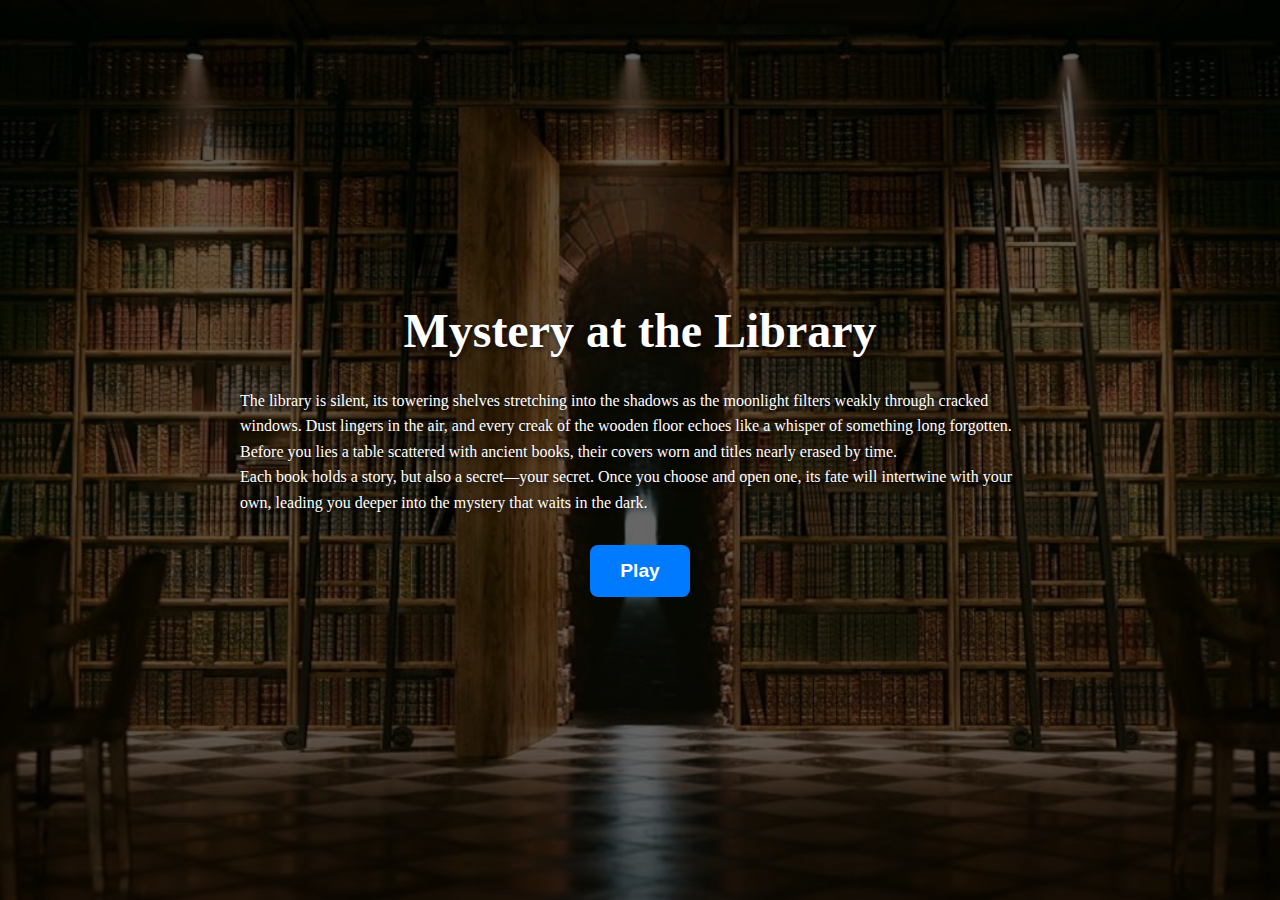
<file: index.html>
<!DOCTYPE html>
<html lang="en">

<head>
  <meta charset="UTF-8" />
  <meta name="viewport" content="width=device-width, initial-scale=1.0" />
  <title>Mystery at Library</title>
  <link rel="preload" href="styles/styles.css" as="style">
  <link rel="stylesheet" href="styles/styles.css" />
  <style>
    .container {
      position: relative;
      height: 100vh;
      background: url("./assets/main-library-hero.jpg") no-repeat center center fixed;
      background-size: cover;
      display: flex;
      flex-direction: column;
      justify-content: center;
      align-items: center;
      z-index: 1;
    }

    .container::before {
      content: "";
      position: absolute;
      top: 0;
      left: 0;
      width: 100%;
      height: 100%;
      background: rgba(0, 0, 0, 0.6);
      z-index: -1;
    }

    h1 {
      color: white;
      font-size: 3em;
      text-shadow: 2px 2px 5px rgba(0, 0, 0, 0.7);
      margin-bottom: 30px;
    }

    p {
      max-width: 800px;
      color: white;
      text-shadow: 2px 2px 5px rgba(0, 0, 0, 0.7);
      margin-bottom: 30px;
      line-height: 1.6;

    }

    button {
      padding: 15px 30px;
      font-size: 1.2em;
      font-weight: bold;
      color: white;
      background: #007bff;
      border: none;
      border-radius: 8px;
    }

    button:hover {
      background: #0056b3;
    }
  </style>
</head>

<body>
  <section class="container">
    <h1>Mystery at the Library</h1>
    <p>
      The library is silent, its towering shelves stretching into the shadows as
      the moonlight filters weakly through cracked windows. Dust lingers in the
      air, and every creak of the wooden floor echoes like a whisper of
      something long forgotten. Before you lies a table scattered with ancient
      books, their covers worn and titles nearly erased by time.<br />
      Each book holds a story, but also a secret—your secret. Once you choose
      and open one, its fate will intertwine with your own, leading you deeper
      into the mystery that waits in the dark.
    </p>
    <a href="main.html">
      <button onclick="startGame()">Play</button>
    </a>
  </section>
</body>

</html>
</file>
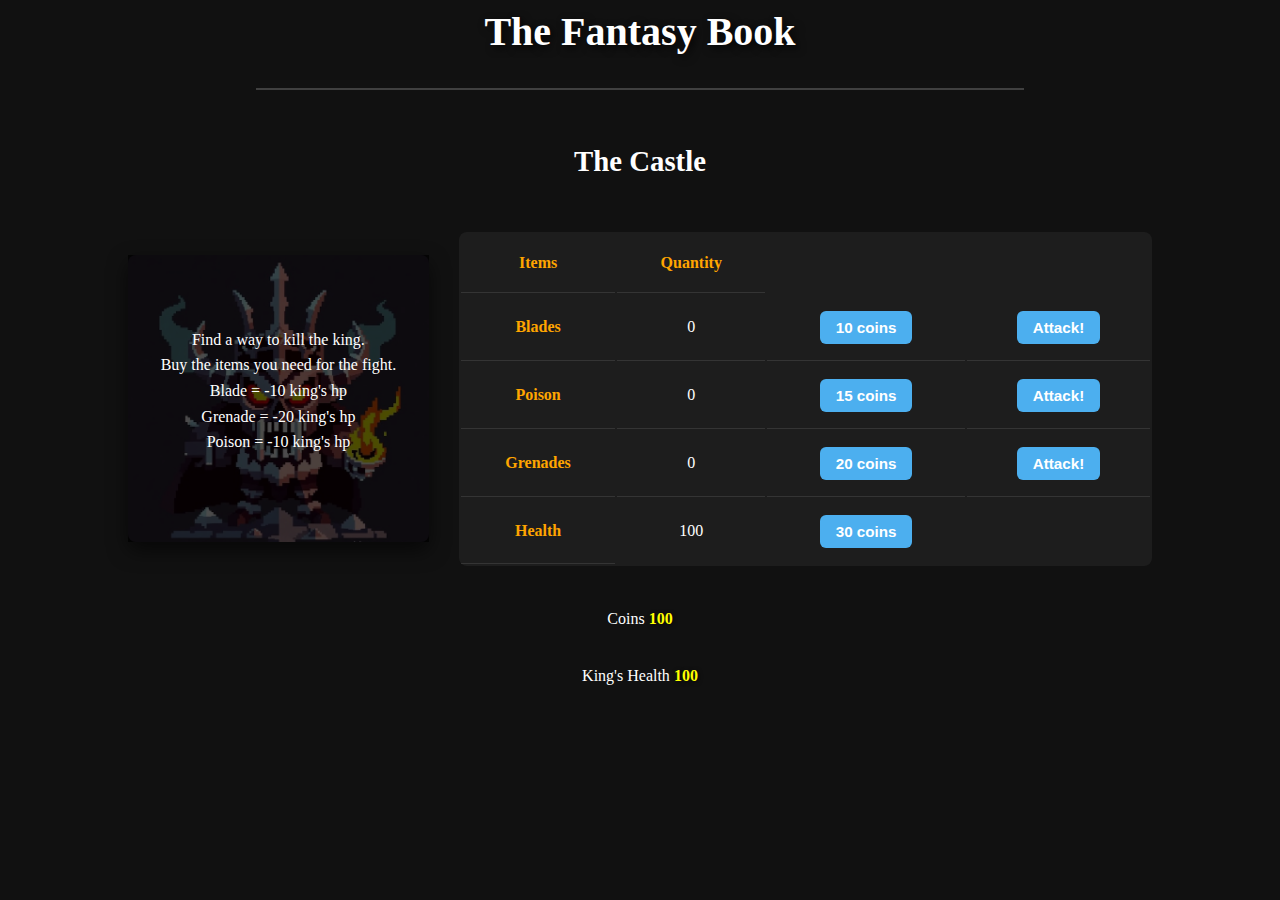
<file: castle.html>
<!DOCTYPE html>
<html lang="en">

<head>
    <title>Mystery At The Library</title>
    <link rel="icon" href="assets/icon.jpg" />
    <link rel="stylesheet" href="styles/styles.css" />

    <style>
        .castle-container {
            line-height: 1.6;
            color: white;
            display: flex;
            justify-content: center;
            flex-direction: column;
            align-items: center;
        }

        h1 {
            font-size: 2.5rem;
            text-shadow: 3px 3px 8px rgba(0, 0, 0, 0.8);
            margin-bottom: 0.5rem;
        }

        h2 {
            font-size: 1.8rem;
            color: white;
            margin: 1rem 0;
        }

        hr {
            border: none;
            border-top: 2px solid rgba(255, 255, 255, 0.2);
            width: 60%;
            margin: 1rem auto 2rem;
        }

        p {
            color: white;
            max-width: 700px;
            margin: 0.5rem auto 1.5rem;
            line-height: 1.6;
        }

        table {
            margin: 2rem auto;
            width: 90%;
            max-width: 800px;
            background: rgba(255, 255, 255, 0.05);
            border-radius: 8px;
        }

        th,
        td {
            padding: 1rem;
            border-bottom: 1px solid rgba(255, 255, 255, 0.1);
            text-align: center;
        }

        th {
            color: orange;
            font-weight: bold;
        }

        td {
            color: white;
        }

        tr:last-child td {
            border-bottom: none;
        }

        button {
            background: #4cafef;
            color:white;
            padding: 0.5rem 1rem;
            border: none;
            border-radius: 6px;
            cursor: pointer;
            font-size: 0.95rem;
            font-weight: bold;
            transition: background 0.3s, transform 0.2s;
        }


        span {
            font-weight: bold;
            color: yellow;
            text-shadow: 1px 1px 4px rgba(0, 0, 0, 0.7);
        }

        img {
            max-width: 400px;
            width: 100%;
            border-radius: 8px;
            box-shadow: 0 8px 20px rgba(0, 0, 0, 0.6);
            display: block;
            margin-left: auto;
            margin-right: auto;
        }

        .main-content {
            display: flex;
            justify-content: row;
            gap: 30px;
            align-items: center;
            width: 80vw;
        }

        .castle-card {
            position: relative;
            max-width: 600px;
            border-radius: 8px;
        }

        .castle-card img {
            width: 100%;
            display: block;
            border-radius: 8px;
        }

        .castle-card .overlay {
            position: absolute;
            inset: 0;
            background: rgba(0, 0, 0, 0.7);
            display: flex;
            justify-content: center;
            align-items: center;
            padding: 1rem;
            text-align: center;
        }

        .castle-card .overlay p {
            font-size: 1rem;
            line-height: 1.6;
            color: white
        }
    </style>
</head>

<body>
    <section class="castle-container">


        <h1>The Fantasy Book</h1>
        <hr>
        <h2>The Castle</h2>
        <div class="main-content">
            <div class="castle-card">
                <img src="assets/king.jpeg" alt="The King" />
                <div class="overlay">
                    <p>
                        Find a way to kill the king.<br>
                        Buy the items you need for the fight.<br>
                        Blade = -10 king's hp<br>
                        Grenade = -20 king's hp<br>
                        Poison = -10 king's hp
                    </p>
                </div>
            </div>
            <table>
                <tr>
                    <th>Items</th>
                    <th>Quantity</th>
                </tr>
                <tr>
                    <th>Blades</th>
                    <td id="blades">0</td>
                    <td>
                        <button type="button" onclick="getMoreBlades()">10 coins</button>
                    </td>
                    <td>
                        <button type="button" onclick="attack('blades',10)">Attack!</button>
                    </td>
                </tr>
                <tr>
                    <th>Poison</th>
                    <td id="poisons">0</td>
                    <td>
                        <button type="button" onclick="getMorePoisons()">15 coins</button>
                    </td>
                    <td>
                        <button type="button" onclick="attack('poisons', 10)">Attack!</button>
                    </td>
                </tr>
                <tr>
                    <th>Grenades</th>
                    <td id="grenades">0</td>
                    <td>
                        <button type="button" onclick="getMoreGrenades()">20 coins</button>
                    </td>
                    <td>
                        <button type="button" onclick="attack('grenades',20)">Attack!</button>
                    </td>
                </tr>
                <tr>
                    <th>Health</th>
                    <td id="health">100</td>
                    <td>
                        <button type="button" onclick="getMoreHealth()">30 coins</button>
                    </td>
                </tr>
            </table>
        </div>
        <p>Coins <span id="coins">100</span><br></p>
        <p>King's Health <span id="kings-health">100</span><br></p>


    </section>

    <script>
        function getMoreBlades() {
            getMoreOf('blades', 10, 1);
        }

        function getMorePoisons() {
            getMoreOf('poisons', 15, 1);
        }

        function getMoreGrenades() {
            getMoreOf('grenades', 20, 1);
        }

        function getMoreHealth() {
            getMoreOf('health', 30, 20);
        }


        function getMoreOf(itemId, itemPrice, quantity) {
            let coins = getCoin();
            if (itemPrice <= coins) {
                let item = parseInt(document.getElementById(itemId).textContent);
                document.getElementById(itemId).textContent = (item + quantity);
                changeCoinText(coins, itemPrice);
            }
        }

        function getCoin() {
            return parseInt(document.getElementById('coins').textContent);
        }

        function changeCoinText(coins, price) {
            document.getElementById('coins').textContent = (coins - price);
        }

        function attack(weapon, weaponDamage) {
            let weaponQuantity = parseInt(document.getElementById(weapon).textContent);
            if (weaponQuantity > 0) {
                if (weapon !== 'blades') {
                    document.getElementById(weapon).textContent = weaponQuantity - 1;
                }

                let playerHealth = document.getElementById('health').textContent;
                let kingsHealth = document.getElementById('kings-health').textContent;
                let kingsPower = Math.floor((Math.random() * 10) + 15);

                let newKingsHealth = parseInt(kingsHealth) - weaponDamage;
                let newPlayerHealth = parseInt(playerHealth) - kingsPower;

                if (newKingsHealth <= 0) {
                    window.location.href = "victory.html?setting=castle&book-type=Fantasy";
                } else if (newPlayerHealth <= 0) {
                    window.location.href = "gameover.html?setting=castle&book-type=Fantasy";
                } else {
                    document.getElementById('health').textContent = (newPlayerHealth);
                    document.getElementById('kings-health').textContent = (newKingsHealth);
                }

            } else {
                alert("You don't have enough " + weapon + " to attack!");
            }
        }
    </script>
</body>

</html>
</file>
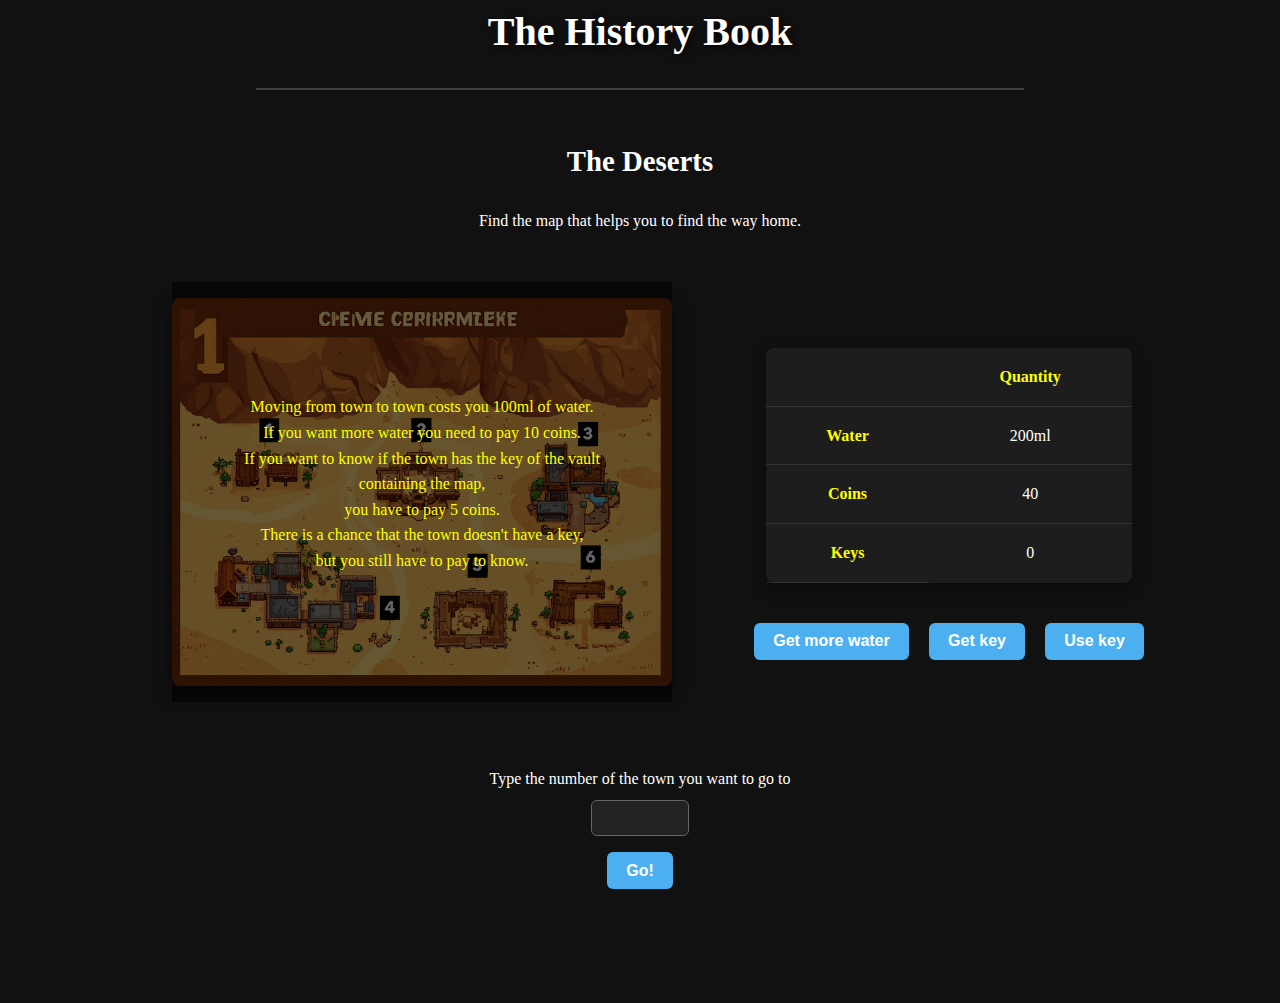
<file: desert.html>
<!DOCTYPE html>
<html lang="en">

<head>
    <title>Mystery At The Library</title>
    <link rel="icon" href="assets/icon.jpg" />
    <link rel="stylesheet" href="styles/styles.css" />
    <style>
        .desert-container {
            line-height: 1.6;
            color: white;
            display: flex;
            justify-content: center;
            flex-direction: column;
            align-items: center;
        }

        h1 {
            font-size: 2.5rem;
            color: white;
            text-shadow: 3px 3px 8px rgba(0, 0, 0, 0.8);
            margin-bottom: 0.5rem;
        }

        h2 {
            font-size: 1.8rem;
            color: white;
            margin: 1rem 0;
        }

        hr {
            border: none;
            border-top: 2px solid rgba(255, 255, 255, 0.2);
            width: 60%;
            margin: 1rem auto 2rem;
        }

        img {
            max-width: 500px;
            width: 100%;
            border-radius: 8px;
            margin: 1rem auto;
            display: block;
            box-shadow: 0 6px 18px rgba(0, 0, 0, 0.6);
        }

        p {
            color: white;
            max-width: 800px;
            margin: 0.5rem auto 1.5rem;
            line-height: 1.6;
        }

        table {
            margin: 2rem auto;
            border-collapse: collapse;
            width: 90%;
            max-width: 600px;
            background: rgba(255, 255, 255, 0.05);
            border-radius: 8px;
            box-shadow: 0 6px 16px rgba(0, 0, 0, 0.4);
        }

        th,
        td {
            padding: 1rem;
            border-bottom: 1px solid rgba(255, 255, 255, 0.1);
            text-align: center;
        }

        th {
            color: yellow;
            font-weight: bold;
        }

        td {
            color: white;
        }

        tr:last-child td {
            border-bottom: none;
        }

        button {
            background: #4cafef;
            color: white;
            padding: 0.6rem 1.2rem;
            border: none;
            border-radius: 6px;
            cursor: pointer;
            font-size: 1rem;
            font-weight: bold;
            margin: 0.5rem;
            transition: background 0.3s, transform 0.2s;
        }


        input[type="number"] {
            padding: 0.5rem;
            font-size: 1rem;
            border-radius: 6px;
            border: 1px solid #666;
            background: #222;
            color: white;
            width: 80px;
            text-align: center;
            margin: 0.5rem 0;
        }

        .main-content {
            display: flex;
            justify-content: row;
            gap: 30px;
            align-items: center;
            width: 80vw;
        }

        .desert-card {
            position: relative;
            max-width: 600px;
            margin: 1.5rem auto;
            border-radius: 8px;
        }

        .desert-card img {
            width: 100%;
            display: block;
            border-radius: 8px;
        }

        .desert-card .overlay {
            position: absolute;
            inset: 0;
            background: rgba(0, 0, 0, 0.6);
            display: flex;
            justify-content: center;
            align-items: center;
            padding: 1.2rem;
            text-align: center;
        }

        .desert-card .overlay p {
            font-size: 1rem;
            line-height: 1.6;
            color: yellow;
            max-width: 90%;
        }


        #town-alert,
        #coins-alert,
        #key-alert {
            font-weight: bold;
            margin-top: 1rem;
            text-shadow: 1px 1px 3px rgba(0, 0, 0, 0.7);
        }

        #town-alert {
            color: green;
        }

        #coins-alert {
            color: red;
        }

        #key-alert {
            color: yellow;
        }
    </style>
</head>

<body>
    <section class="desert-container">
        <h1>The History Book</h1>
        <hr>
        <h2>The Deserts</h2>
        <p>Find the map that helps you to find the way home.</p>
        <div class="main-content">
            <div class="desert-card">
                <img src="assets/desert-towns.png" alt="Desert Towns">
                <div class="overlay">
                    <p>
                        Moving from town to town costs you 100ml of water.<br>
                        If you want more water you need to pay 10 coins.<br>
                        If you want to know if the town has the key of the vault containing the map,<br>
                        you have to pay 5 coins.<br>
                        There is a chance that the town doesn't have a key,<br>
                        but you still have to pay to know.
                    </p>
                </div>
            </div>
            <div class="table-content">
                <table>
                    <tr>
                        <th></th>
                        <th>Quantity</th>
                    </tr>
                    <tr>
                        <th>Water</th>
                        <td><span id="water-value">200</span>ml</td>
                    </tr>
                    <tr>
                        <th>Coins</th>
                        <td id="coins-value">40</td>
                    </tr>
                    <tr>
                        <th>Keys</th>
                        <td id="keys-value">0</td>
                    </tr>
                </table>
                <div class="get-btns">
                    <button type="button" onclick="getWater()">Get more water</button>
                    <button type="button" onclick="getKey()">Get key</button>
                    <button type="button" onclick="useKey()">Use key</button>
                </div>
            </div>
        </div>

        <p id="town-alert"></p>
        <label for="town">Type the number of the town you want to go to</label>
        <input type="number" id="town" name="town" />
        <button type="button" onclick="travelToTown()">Go!</button>
        <br>
        <p id="coins-alert"> </p>
        <p id="key-alert"></p>
    </section>
    <script>
        const randomTown = Math.floor((Math.random() * 6) + 1);
        console.log(randomTown);

        function getWater() {
            let coins = document.getElementById("coins-value").innerText;
            if (coins >= 10) {
                let water = document.getElementById("water-value").innerText;
                document.getElementById("water-value").innerText = (parseInt(water) + 100);
                document.getElementById("coins-value").innerText = (parseInt(coins) - 10);
            } else {
                document.getElementById("coins-alert").innerText = "No more coins to spend on water.";
            }

            if (chanceOfWin() === false) {
                window.location.href = "gameover.html?setting=desert&&book-type=History";
            }
        }

        function travelToTown() {
            let water = document.getElementById("water-value").innerText;
            let town = document.querySelector('input[name=town]').value;
            if (parseInt(town) >= 1 && parseInt(town) <= 6) {
                if (water >= 100) {
                    document.getElementById("water-value").innerText = (parseInt(water) - 100);
                    document.getElementById("town-alert").innerText = `Went to town number ${town}`;
                } else {
                    let coins = document.getElementById("coins-value").innerText;
                    if (coins < 10) document.getElementById("town-alert").innerText = "No more water to travel.";
                }
            } else alert("Select a town from 1 to 6.");

            if (chanceOfWin() === false) {
                window.location.href = "gameover.html?setting=desert&&book-type=History";
            }
        }

        function getKey() {
            let town = document.querySelector('input[name="town"]').value;
            let keys = document.getElementById('keys-value').innerText;
            let coins = document.getElementById("coins-value").innerText;

            if (coins >= 5) {
                document.getElementById("coins-value").innerText = (parseInt(coins) - 5);
                if (town == randomTown && keys != 1) {
                    document.getElementById('keys-value').innerText = '1';
                    document.getElementById('key-alert').innerText = "You have found the key. Use it to get the map.";
                } else {
                    document.getElementById('key-alert').innerText = "Sorry, we dont have the key. Keep looking.";
                }
            } else {
                document.getElementById('key-alert').innerText = "You don't have enough money for the key.";
            }

            if (chanceOfWin() === false) {
                window.location.href = "gameover.html?setting=desert&book-type=History";
            }
        }

        function useKey() {
            let keys = document.getElementById('keys-value').innerText;
            if (keys == 1) {
                window.location.href = "victory.html?setting=desert&book-type=History";
            } else document.getElementById('key-alert').innerText = "You don't have a key to use.";
        }

        function chanceOfWin() {
            let keys = document.getElementById('keys-value').innerText;
            let coins = document.getElementById("coins-value").innerText;
            let water = document.getElementById("water-value").innerText;

            if (coins < 5) {
                if (keys < 1) {
                    if (water < 100) {
                        return false
                    }
                }
            }
            return true;
        }


    </script>
</body>

</html>
</file>
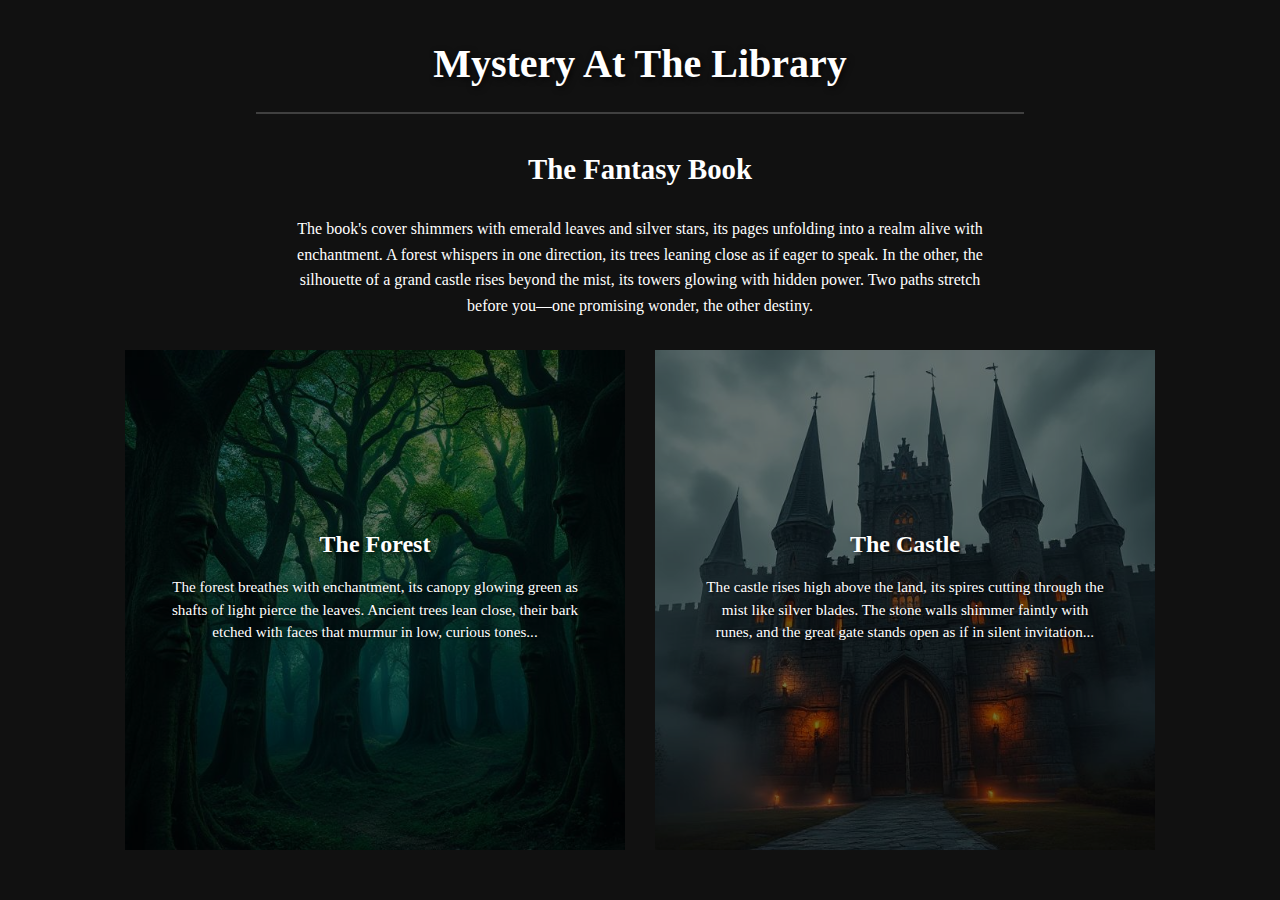
<file: fantasy-book.html>
<!DOCTYPE html>
<html lang="en">

<head>
    <title>Mystery At The Library</title>
    <link rel="icon" href="assets/icon.jpg" />
    <link rel="stylesheet" href="styles/styles.css" />
    <style>
        h1 {
            text-align: center;
            font-size: 2.5rem;
            color: white;
            text-shadow: 2px 2px 6px rgba(0, 0, 0, 0.7);
            padding-top: 2rem;
        }

        hr {
            border: none;
            border-top: 2px solid rgba(255, 255, 255, 0.2);
            margin: 1rem auto 2rem;
            width: 60%;
        }

        h2 {
            text-align: center;
            font-size: 1.8rem;
            margin-bottom: 1.5rem;
            color: white;
        }

        p {
            color: white;
            max-width: 700px;
            margin: 0 auto 2rem;
            line-height: 1.6;
            text-align: center;
        }

        .main-fantasy-book-container {
            line-height: 1.6;
            color: white;
        }

        .paths {
            display: flex;
            flex-wrap: wrap;
            gap: 30px;
            margin: auto;
            justify-content: center;
            align-items: center;
            max-width: 90vw;
        }

        .forest-path,
        .castle-path {
            position: relative;
            max-width: 500px;
            border-radius: 8px;
        }

        .forest-path:hover,
        .castle-path:hover {
            transform: scale(1.03);
        }

        .forest-path a,
        .castle-path a {
            display: block;
            height: 100%;
            color: inherit;
            text-decoration: none;
            position: relative;
        }

        .forest-path img,
        .castle-path img {
            width: 100%;
            display: block;
        }

        .forest-path .overlay,
        .castle-path .overlay {
            position: absolute;
            inset: 0;
            background: rgba(0, 0, 0, 0.55);
            display: flex;
            flex-direction: column;
            justify-content: center;
            align-items: center;
            text-align: center;
            padding: 1.5rem;
            color: white;
        }

        .forest-path h4,
        .castle-path h4 {
            font-size: 1.5rem;
            margin-bottom: 0.8rem;
            text-shadow: 2px 2px 4px rgba(0, 0, 0, 0.7);
        }

        .forest-path p,
        .castle-path p {
            font-size: 0.95rem;
            line-height: 1.5;
            max-width: 90%;
            text-shadow: 1px 1px 3px rgba(0, 0, 0, 0.7);
        }
    </style>
</head>

<body>
    <section class="main-fantasy-book-container">
        <h1>Mystery At The Library</h1>
        <hr>
        <h2>The Fantasy Book</h2>
        <p>
            The book's cover shimmers with emerald leaves and silver stars, its pages unfolding into
            a realm alive with enchantment. A forest whispers in one direction, its trees leaning close
            as if eager to speak. In the other, the silhouette of a grand castle rises beyond the mist,
            its towers glowing with hidden power. Two paths stretch before you—one promising wonder,
            the other destiny.
        </p>

        <div class="paths">
            <div class="forest-path">
                <a href="forest.html">
                    <img src="assets/forest.jpeg" />
                    <div class="overlay">
                        <h4>The Forest</h4>
                        <p>
                            The forest breathes with enchantment, its canopy glowing green as shafts of light
                            pierce the leaves. Ancient trees lean close, their bark etched with faces that
                            murmur in low, curious tones...
                        </p>
                    </div>
                </a>
            </div>

            <div class="castle-path">
                <a href="castle.html">
                    <img src="assets/castle.jpeg" />
                    <div class="overlay">
                        <h4>The Castle</h4>
                        <p>
                            The castle rises high above the land, its spires cutting through the mist
                            like silver blades. The stone walls shimmer faintly with runes, and the great
                            gate stands open as if in silent invitation...
                        </p>
                    </div>
                </a>
            </div>
        </div>

    </section>
</body>

</html>
</file>
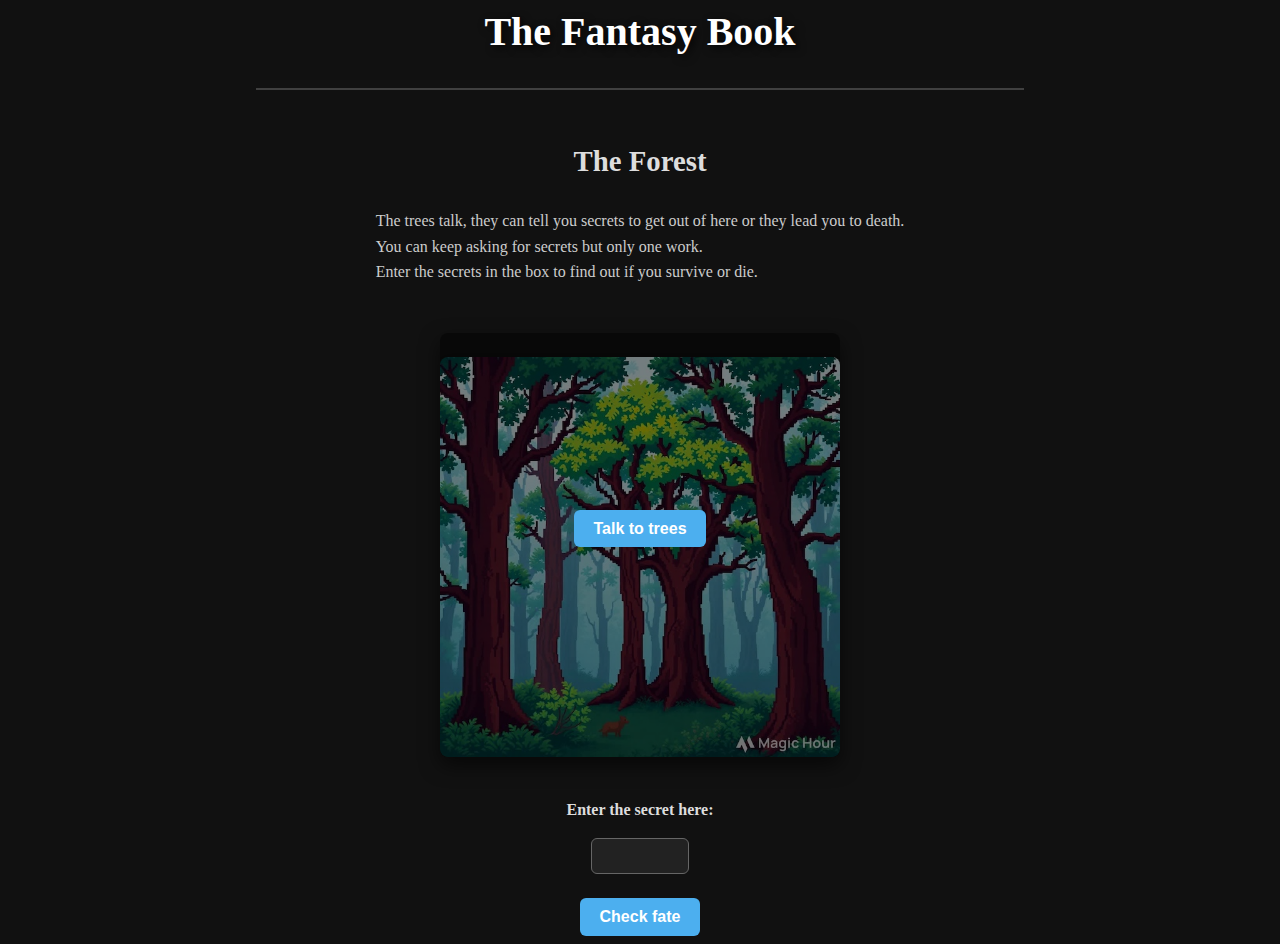
<file: forest.html>
<!DOCTYPE html>
<html lang="en">

<head>
    <title>Mystery At The Library</title>
    <link rel="icon" href="assets/icon.jpg" />
    <link rel="stylesheet" href="styles/styles.css" />
    <style>
        .forest-container {
            line-height: 1.6;
            color: white;
            display: flex;
            justify-content: center;
            flex-direction: column;
            align-items: center;
        }

        h1 {
            font-size: 2.5rem;
            color: white;
            text-shadow: 3px 3px 8px rgba(0, 0, 0, 0.8);
            margin-bottom: 0.5rem;
        }

        h2 {
            font-size: 1.8rem;
            color: #ddd;
            margin: 1rem 0;
        }

        hr {
            border: none;
            border-top: 2px solid rgba(255, 255, 255, 0.2);
            width: 60%;
            margin: 1rem auto 2rem;
        }

        p {
            color: #ccc;
            max-width: 700px;
            margin: 0.5rem auto 1.5rem;
            line-height: 1.6;
        }

        button {
            background: #4cafef;
            color: #fff;
            padding: 0.6rem 1.2rem;
            border: none;
            border-radius: 6px;
            cursor: pointer;
            font-size: 1rem;
            font-weight: bold;
            transition: background 0.3s, transform 0.2s;
            margin: 0.5rem;
        }

        label {
            display: block;
            margin: 1rem 0 0.5rem;
            font-weight: bold;
            color: #ddd;
        }

        input[type="number"] {
            padding: 0.5rem;
            font-size: 1rem;
            border-radius: 6px;
            border: 1px solid #666;
            background: #222;
            color: #fff;
            width: 80px;
            text-align: center;
            margin: 0.5rem 0 1rem;
        }

        img {
            max-width: 400px;
            width: 100%;
            border-radius: 8px;
            box-shadow: 0 8px 20px rgba(0, 0, 0, 0.6);
            margin-top: 1.5rem;
            display: block;
            margin-left: auto;
            margin-right: auto;
        }

        .forest-card {
            position: relative;
            max-width: 600px;
            margin: 1.5rem auto;
            border-radius: 8px;
            overflow: hidden;
            box-shadow: 0 8px 20px rgba(0, 0, 0, 0.6);
        }

        .forest-card img {
            width: 100%;
            display: block;
        }

        .forest-card .overlay {
            position: absolute;
            inset: 0;
            background: rgba(0, 0, 0, 0.5);
            display: flex;
            flex-direction: column;
            justify-content: center;
            align-items: center;
            text-align: center;
            color: white;
        }

        .forest-card #secret-from-tree {
            font-style: italic;
            color: white;
            text-shadow: 1px 1px 3px rgba(0, 0, 0, 0.7);
        }
    </style>
</head>

<body>
    <section class="forest-container">
        <h1>The Fantasy Book</h1>
        <hr>
        <h2>The Forest</h2>
        <p>
            The trees talk, they can tell you secrets to get out of here or they lead you to death. <br>
            You can keep asking for secrets but only one work. <br>
            Enter the secrets in the box to find out if you survive or die.
        </p>
        <div class="forest-card">
            <img src="assets/trees.jpeg" alt="Enchanted Forest" />
            <div class="overlay">
                <button type="button" onclick="talkToTree()">Talk to trees</button>
                <p id="secret-from-tree"></p>
            </div>
        </div>
        <label for="secret">Enter the secret here: </label>
        <input type="number" name="user-secret-input">
        <button type="button" onclick="checkFate()">Check fate</button>

    </section>
    <script>
        const secret = Math.floor((Math.random() * 10) + 1);
        function talkToTree() {
            let message = Math.floor((Math.random() * 10) + 1);
            document.getElementById("secret-from-tree").innerText = `Secret from tree: ${message}`;
        }

        function checkFate() {
            let input = document.querySelector('input[name="user-secret-input"').value;
            if (input == secret) {
                window.location.href = "victory.html?setting=forest&book-type=Fantasy";
            } else {
                window.location.href = "gameover.html?setting=forest&book-type=Fantasy";
            }
        }
    </script>
</body>

</html>
</file>
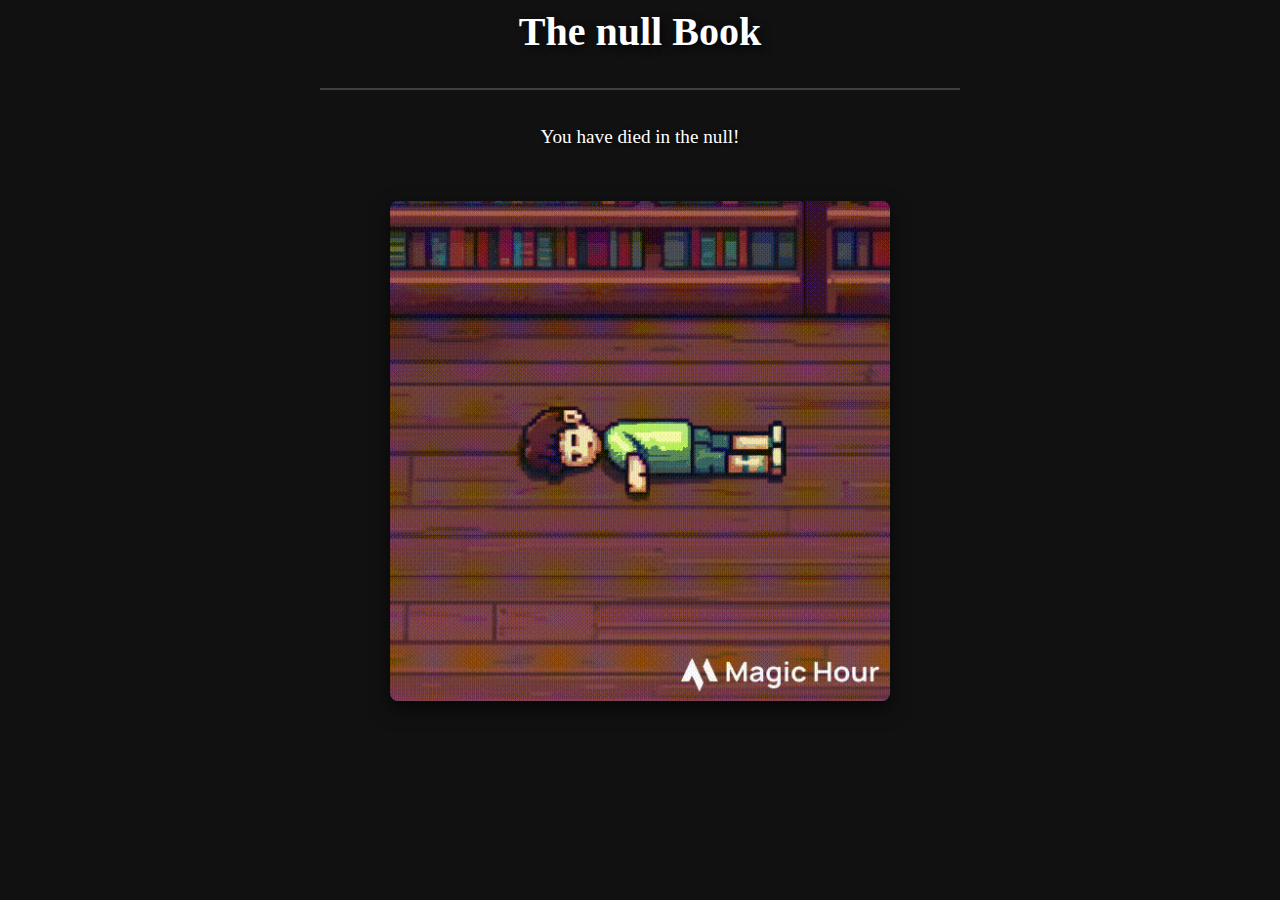
<file: gameover.html>
<!DOCTYPE html>
<html lang="en">

<head>
    <title>Mystery At The Library</title>
    <link rel="icon" href="assets/icon.jpg" />
    <link rel="stylesheet" href="styles/styles.css" />


    <style>
        .gameover-container {
            line-height: 1.6;
            color: white;
            display: flex;
            justify-content: center;
            flex-direction: column;
            align-items: center;
        }

        h1 {
            font-size: 2.5rem;
            color: white;
            text-shadow: 3px 3px 8px rgba(0, 0, 0, 0.8);
            margin-bottom: 0.5rem;
        }

        hr {
            border: none;
            border-top: 2px solid rgba(255, 255, 255, 0.2);
            width: 50%;
            margin: 1rem auto;
        }

        #setting {
            font-size: 1.2rem;
            color: white;
            margin: 1rem 0 2rem;
            text-shadow: 1px 1px 4px rgba(0, 0, 0, 0.6);
        }

        img {
            max-width: 500px;
            width: 100%;
            border-radius: 8px;
            box-shadow: 0 8px 20px rgba(0, 0, 0, 0.6);
            margin-top: 1rem;
        }
    </style>
</head>

<body>
    <section class="gameover-container">
        <h1 id="book"></h1>
        <hr>
        <p id="setting">You have died in the </p>
        <img src="assets/gameover.gif">
    </section>
    <script>
        let settingValue = new URLSearchParams(location.search).get("setting");
        let bookTypeValue = new URLSearchParams(location.search).get("book-type");
        document.getElementById("setting").innerHTML += settingValue + "!";
        document.getElementById("book").innerHTML = "The " + bookTypeValue + " Book";
    </script>
</body>
</file>
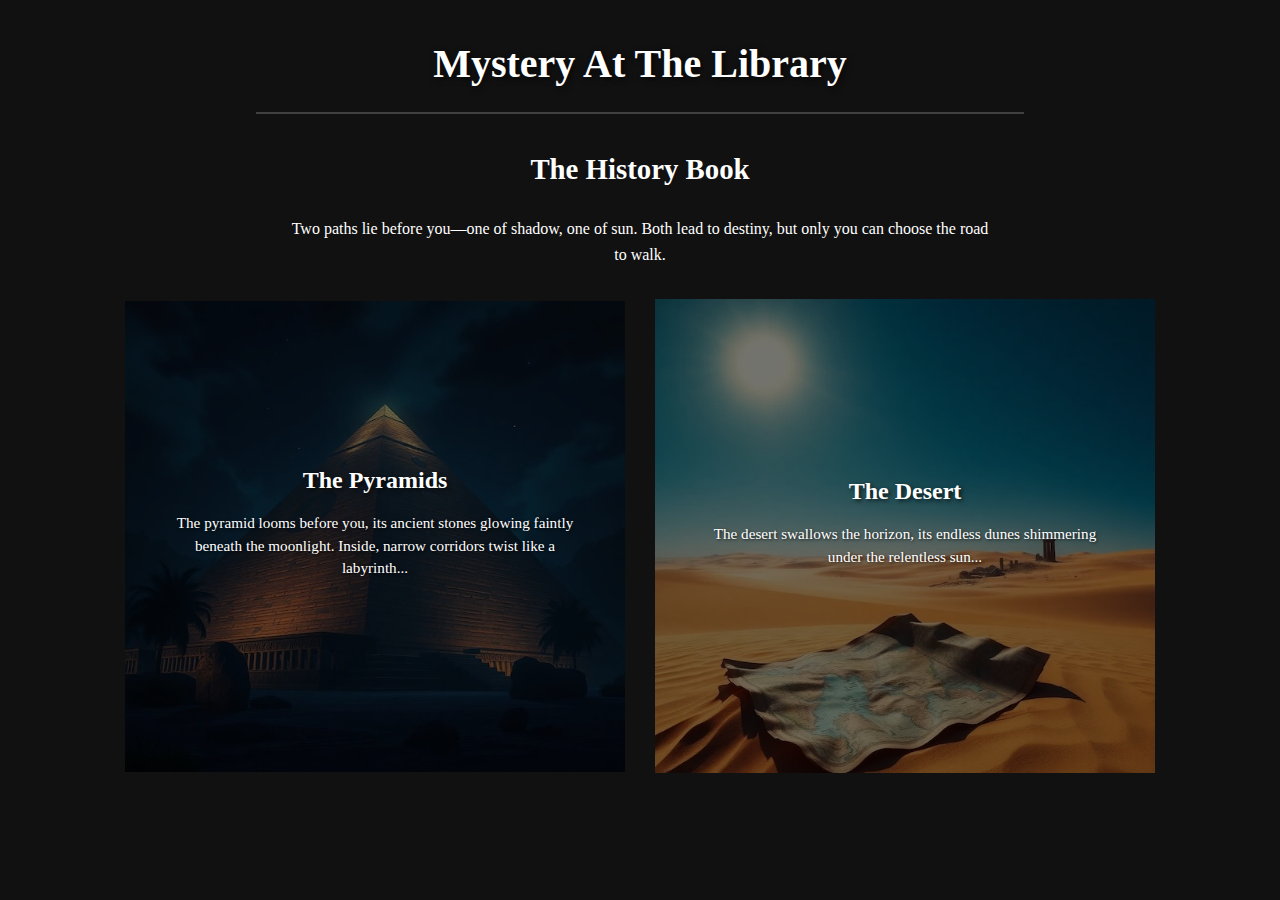
<file: history-book.html>
<!DOCTYPE html>
<html lang="en">

<head>
    <title>Mystery At The Library</title>
    <link rel="icon" href="assets/icon.jpg" />
    <link rel="stylesheet" href="styles/styles.css" />
    <style>
        h1 {
            text-align: center;
            font-size: 2.5rem;
            color: white;
            text-shadow: 2px 2px 6px rgba(0, 0, 0, 0.7);
            padding-top: 2rem;
        }

        hr {
            border: none;
            border-top: 2px solid rgba(255, 255, 255, 0.2);
            margin: 1rem auto 2rem;
            width: 60%;
        }

        h2 {
            text-align: center;
            font-size: 1.8rem;
            margin-bottom: 1.5rem;
            color: white;
        }

        p {
            color: white;
            max-width: 700px;
            margin: 0 auto 2rem;
            line-height: 1.6;
            text-align: center;
        }

        .main-history-book-container {
            line-height: 1.6;
            color: white;
        }

        .paths {
            display: flex;
            flex-wrap: wrap;
            gap: 30px;
            margin: auto;
            justify-content: center;
            align-items: center;
            max-width: 90vw;
        }

        .pyramid-path,
        .desert-path {
            position: relative;
            max-width: 500px;
            border-radius: 9px;
        }

        .pyramid-path:hover,
        .desert-path:hover {
            transform: scale(1.03);
        }

        .pyramid-path a,
        .desert-path a {
            display: block;
            height: 100%;
            color: inherit;
            text-decoration: none;
            position: relative;
        }

        .pyramid-path img,
        .desert-path img {
            width: 100%;
            display: block;
        }

        .pyramid-path .overlay,
        .desert-path .overlay {
            position: absolute;
            inset: 0;
            background: rgba(0, 0, 0, 0.55);
            display: flex;
            flex-direction: column;
            justify-content: center;
            align-items: center;
            text-align: center;
            padding: 1.5rem;
            color: white;
        }

        .pyramid-path h4,
        .desert-path h4 {
            font-size: 1.5rem;
            margin-bottom: 0.8rem;
            text-shadow: 2px 2px 4px rgba(0, 0, 0, 0.7);
        }

        .pyramid-path p,
        .desert-path p {
            font-size: 0.95rem;
            line-height: 1.5;
            max-width: 90%;
            text-shadow: 1px 1px 3px rgba(0, 0, 0, 0.7);
        }
    </style>
</head>

<body>
    <section class="main-history-book-container">
        <h1>Mystery At The Library</h1>
        <hr>
        <h2>The History Book</h2>
        <p>
            Two paths lie before you—one of shadow,
            one of sun. Both lead to destiny, but only you can choose the road to walk.
        </p>

        <div class="paths">
            <div class="pyramid-path">
                <a href="pyramid.html">
                    <img src="assets/pyramid.jpeg" />
                    <div class="overlay">
                        <h4>The Pyramids</h4>
                        <p>
                            The pyramid looms before you, its ancient stones glowing faintly
                            beneath the moonlight. Inside, narrow corridors twist like a labyrinth...
                        </p>
                    </div>
                </a>
            </div>

            <div class="desert-path">
                <a href="desert.html">
                    <img src="assets/desert.jpeg" />
                    <div class="overlay">
                        <h4>The Desert</h4>
                        <p>
                            The desert swallows the horizon, its endless dunes shimmering under the relentless sun...
                        </p>
                    </div>
                </a>
            </div>
        </div>

    </section>
</body>

</html>
</file>
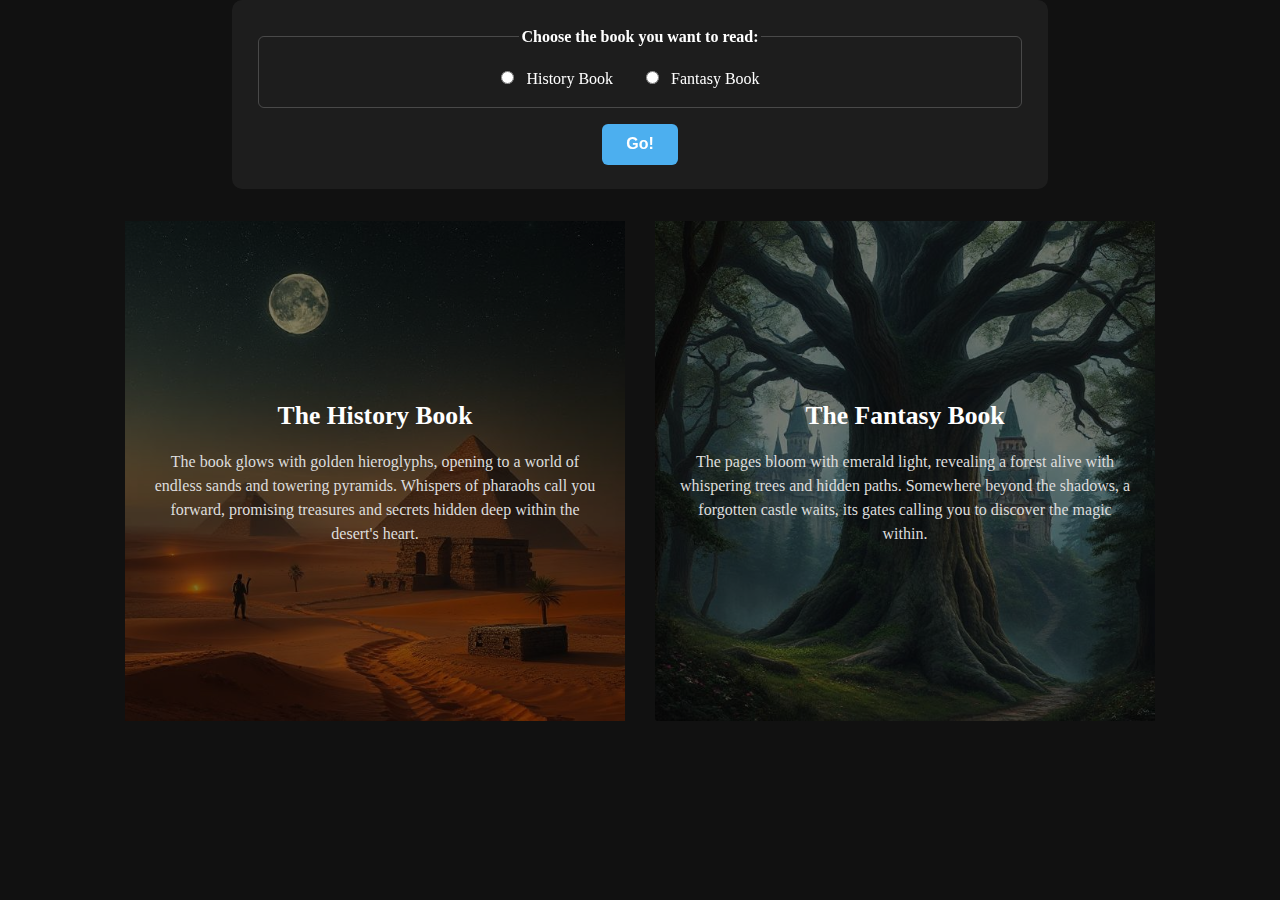
<file: main.html>
<!DOCTYPE html>
<html lang="en">

<head>
    <title>Mystery At The Library</title>
    <link rel="icon" href="assets/icon.jpg" />
    <link rel="preload" href="styles/styles.css" as="style">
    <link rel="stylesheet" href="styles/styles.css" />
    <style>
        h3 {
            font-size: 1.5rem;
            color: #fff;
        }

        p {
            margin-bottom: 1.5rem;
            color: #ddd;
        }

        form {
            text-align: center;
            width: 60%;
            background: rgba(255, 255, 255, 0.05);
            padding: 1.5rem;
            border-radius: 10px;
            backdrop-filter: blur(5px);
            margin: 0 auto 2rem auto;
        }

        fieldset {
            border: 1px solid rgba(255, 255, 255, 0.2);
            border-radius: 6px;
            padding: 1rem 1.5rem;
            margin-bottom: 1rem;
            color: #fff;
        }

        legend {
            font-weight: bold;
        }

        label {
            margin-right: 1.5rem;
            cursor: pointer;
        }

        input[type="radio"] {
            margin-right: 0.5rem;
        }

        button {
            background: #4cafef;
            color: #fff;
            padding: 0.7rem 1.5rem;
            border: none;
            border-radius: 6px;
            cursor: pointer;
            font-size: 1rem;
            font-weight: bold;
            transition: background 0.3s, transform 0.2s;
        }

        button:hover {
            background: #329cd7;
            transform: scale(1.05);
        }

        .book-options-container {
            line-height: 1.6;
            color: #eee;
        }

        .books {
            display: flex;
            flex-wrap: wrap;
            gap: 30px;
            justify-content: center;
        }

        .book-card {
            position: relative;
            max-width: 500px;
            border-radius: 8px;
        }

        .book-card:hover {
            transform: scale(1.03);
        }

        .book-card img {
            width: 100%;
            display: block;
        }

        .book-card .overlay {
            background: rgba(0, 0, 0, 0.5);
            position: absolute;
            inset: 0;
            text-align: center;
            color: #fff;
            padding: 1.5rem;
            display: flex;
            flex-direction: column;
            justify-content: center;
        }

        .book-card h3 {
            margin-bottom: 0.8rem;
            font-size: 1.6rem;
        }

        .book-card p {
            font-size: 1rem;
            line-height: 1.5;
        }
    </style>
</head>

<body>
    <section class="book-options-container">
        <form>
            <fieldset>
                <legend>Choose the book you want to read:</legend>

                <input type="radio" name="book-choice" id="history-book" value="history-book" />
                <label for="history-book">History Book</label>

                <input type="radio" name="book-choice" id="fantasy-book" value="fantasy-book" />
                <label for="fantasy-book">Fantasy Book</label>
            </fieldset>
            <button type="button" onclick="redirectToBook()">Go!</button>
        </form>
        <div class="books">
            <div class="book-card">
                <img src="assets/history-book.jpeg" alt="History Book" />
                <div class="overlay">
                    <h3>The History Book</h3>
                    <p>
                        The book glows with golden hieroglyphs, opening to a world of endless
                        sands and towering pyramids. Whispers of pharaohs call you forward,
                        promising treasures and secrets hidden deep within the desert's heart.
                    </p>
                </div>
            </div>

            <div class="book-card">
                <img src="assets/fantasy-book.jpeg" alt="Fantasy Book" />
                <div class="overlay">
                    <h3>The Fantasy Book</h3>
                    <p>
                        The pages bloom with emerald light, revealing a forest alive with
                        whispering trees and hidden paths. Somewhere beyond the shadows, a
                        forgotten castle waits, its gates calling you to discover the magic
                        within.
                    </p>
                </div>
            </div>
        </div>
    </section>
    <script>
        function redirectToBook() {
            let selection = document.querySelector(
                'input[name="book-choice"]:checked'
            )?.value;
            switch (selection) {
                case "history-book":
                    window.location.href = "history-book.html";
                    break;
                case "fantasy-book":
                    window.location.href = "fantasy-book.html";
                    break;
                default:
                    alert("You need to select a book.");
            }
        }
    </script>
</body>

</html>
</file>
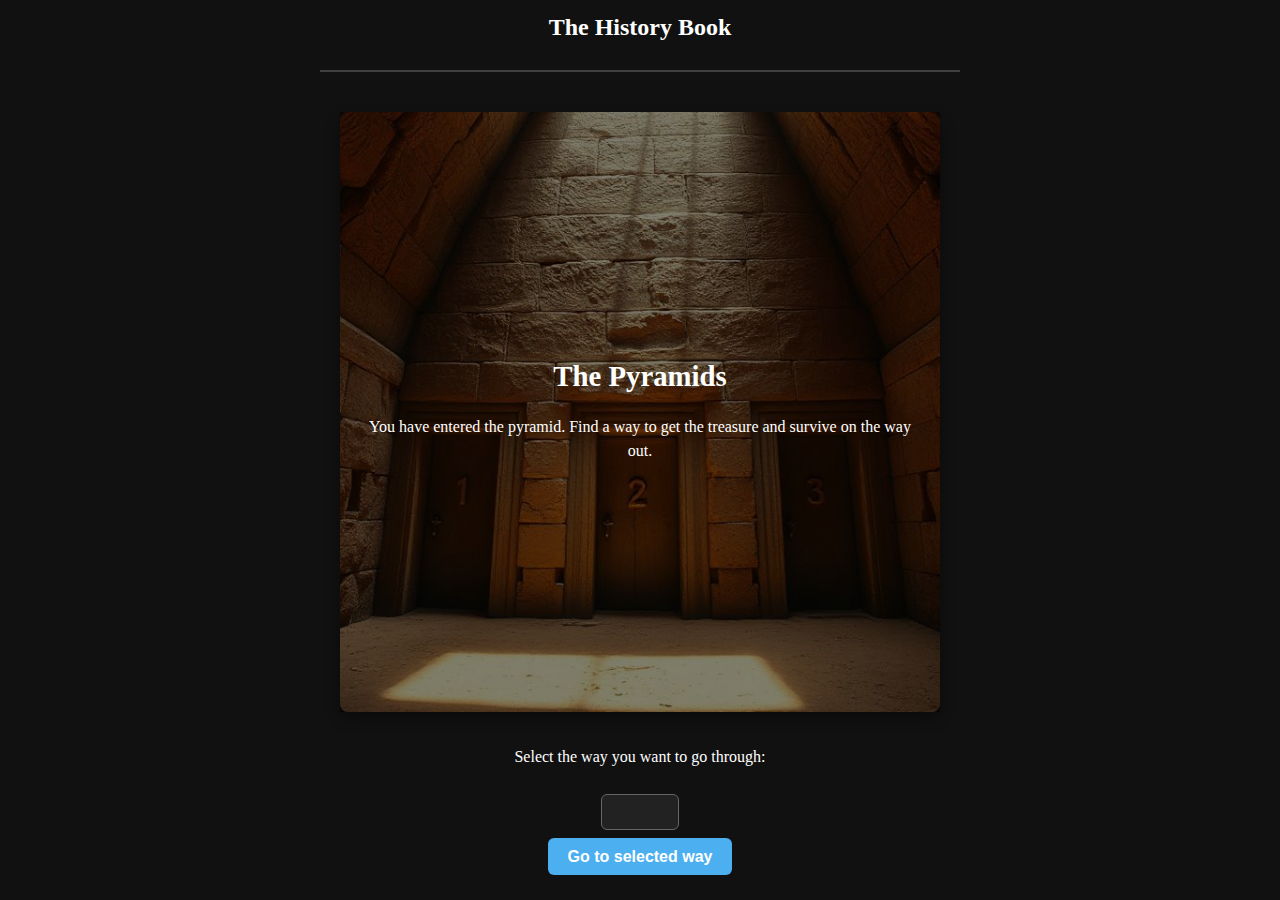
<file: pyramid.html>
<!DOCTYPE html>
<html lang="en">

<head>
    <title>Mystery At The Library</title>
    <link rel="icon" href="assets/icon.jpg" />
    <link rel="stylesheet" href="styles/styles.css" />

    <style>
        h2 {
            font-size: 1.5rem;
            color: white;
            margin: 0.5rem 0;
        }

        hr {
            border: none;
            border-top: 2px solid rgba(255, 255, 255, 0.2);
            width: 50%;
            margin: 1rem auto;
        }

        p,
        label {
            color: white;
            font-size: 1rem;
            margin: 0.5rem 0 1rem;
        }

        img {
            max-width: 600px;
            width: 100%;
            border-radius: 8px;
            box-shadow: 0 6px 14px rgba(0, 0, 0, 0.4);
            display: block;
        }

        input[type="number"] {
            padding: 0.5rem;
            font-size: 1rem;
            border-radius: 6px;
            border: 1px solid #666;
            background: #222;
            color: white;
            width: 60px;
            text-align: center;
            margin: 0.5rem;
        }

        button {
            background: #4cafef;
            color: white;
            padding: 0.6rem 1.2rem;
            border: none;
            border-radius: 6px;
            cursor: pointer;
            font-size: 1rem;
            font-weight: bold;
            transition: background 0.3s, transform 0.2s;
        }

        button:hover {
            background: #329cd7;
            transform: scale(1.05);
        }

        .history-book-container {
            line-height: 1.6;
            color: white;
            display: flex;
            justify-content: center;
            flex-direction: column;
            align-items: center;
        }

        .pyramid-card {
            position: relative;
            max-width: 600px;
            margin: 1.5rem auto;
            border-radius: 8px;
        }

        .pyramid-card img {
            width: 100%;
            display: block;
        }

        .pyramid-card .overlay {
            background: rgba(0, 0, 0, 0.5);
            position: absolute;
            inset: 0;
            text-align: center;
            color: white;
            padding: 1.5rem;
            display: flex;
            flex-direction: column;
            justify-content: center;
        }

        .pyramid-card h2 {
            font-size: 1.8rem;
            margin-bottom: 0.5rem;
        }

        .pyramid-card p {
            font-size: 1rem;
            line-height: 1.5;
        }
    </style>
</head>

<body>
    <section class="history-book-container">
        <h2>The History Book</h2>
        <hr>
        <div class="pyramid-card">
            <img src="assets/pyramid-doors.jpeg" alt="Pyramid Doors" />
            <div class="overlay">
                <h2>The Pyramids</h2>
                <p>
                    You have entered the pyramid. Find a way to get the treasure and survive on the way out.
                </p>
            </div>
        </div>

        <label for="path-selection">Select the way you want to go through:</label>
        <input id="path-selection" type="number" name="path-selection" />
        <button type="button" onclick="selectWay()">Go to selected way</button>

    </section>
    <script>
        function selectWay() {
            let selection = document.querySelector('input[name="path-selection"]').value;
            let randomCorrectWay = Math.floor((Math.random() * 3) + 1);
            if (selection > 3 || selection <= 0) alert("Select a number from 1 to 3");
            if (selection == randomCorrectWay) window.location.href = "victory.html?setting=pyramid&book-type=History";
            else window.location.href = "gameover.html?setting=pyramid&book-type=History"
        }
    </script>
</body>
</file>
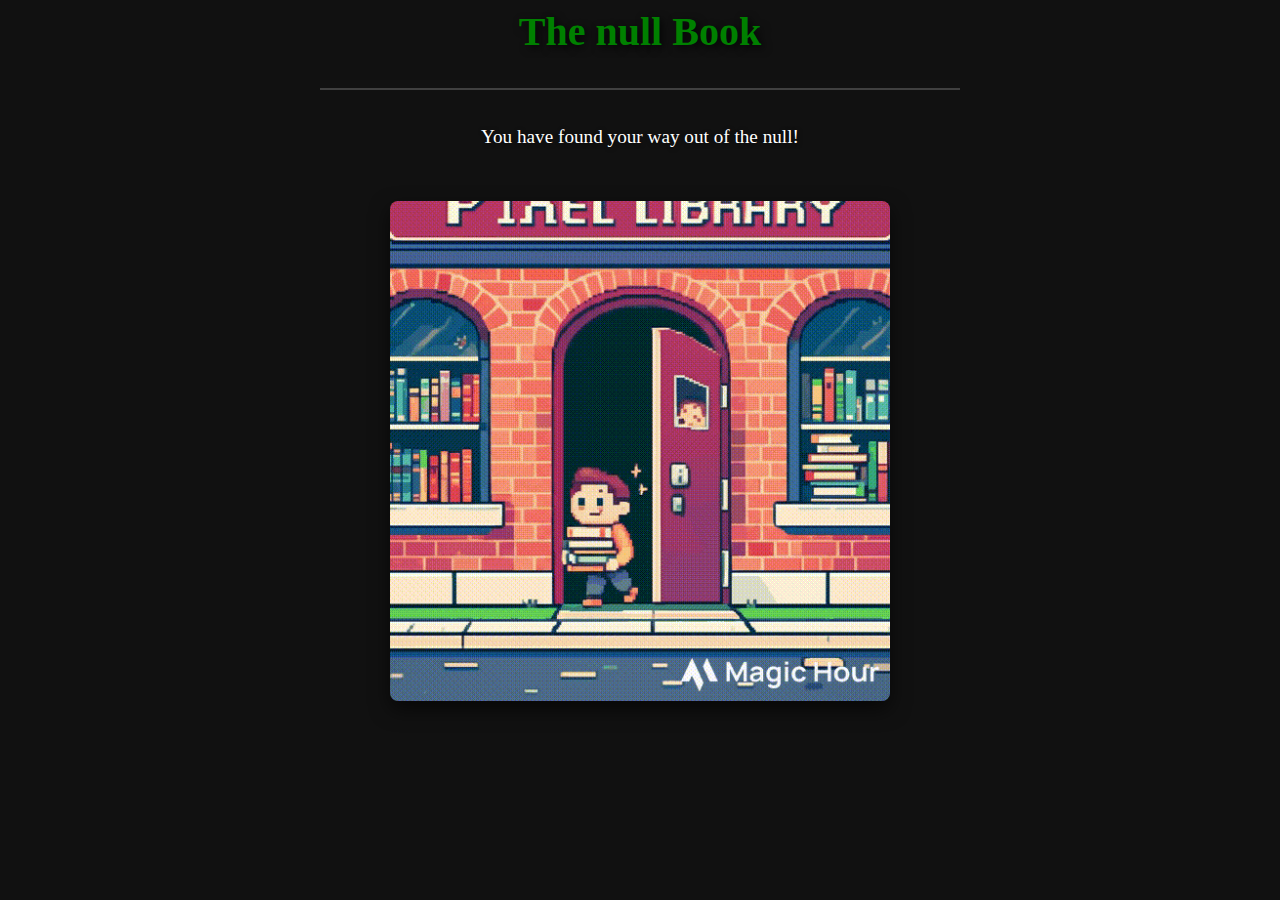
<file: victory.html>
<!DOCTYPE html>
<html lang="en">

<head>
    <title>Mystery At The Library</title>
    <link rel="icon" href="assets/icon.jpg" />
    <link rel="stylesheet" href="styles/styles.css" />


    <style>
        .victory-container {
            line-height: 1.6;
            color: white;
            display: flex;
            justify-content: center;
            flex-direction: column;
            align-items: center;
        }

        h1 {
            font-size: 2.5rem;
            color: green;
            text-shadow: 3px 3px 8px rgba(0, 0, 0, 0.8);
            margin-bottom: 0.5rem;
        }

        hr {
            border: none;
            border-top: 2px solid rgba(255, 255, 255, 0.2);
            width: 50%;
            margin: 1rem auto;
        }

        #setting {
            font-size: 1.2rem;
            color: white;
            margin: 1rem 0 2rem;
            text-shadow: 1px 1px 4px rgba(0, 0, 0, 0.6);
        }

        img {
            max-width: 500px;
            width: 100%;
            border-radius: 8px;
            box-shadow: 0 8px 20px rgba(0, 0, 0, 0.6);
            margin-top: 1rem;
        }
    </style>
</head>

<body>
    <section class="victory-container">
        <h1 id="book"></h1>
        <hr>
        <p id="setting">You have found your way out of the </p>
        <img src="assets/victory.gif">
    </section>
    <script>
        let settingValue = new URLSearchParams(location.search).get("setting");
        let bookTypeValue = new URLSearchParams(location.search).get("book-type");
        document.getElementById("setting").innerHTML += settingValue + "!";
        document.getElementById("book").innerHTML = "The " + bookTypeValue + " Book";
    </script>
</body>
</file>
<file: styles/styles.css>
body {
    margin: 0;
    padding: 0;
    background: #111;
}

h1,
h2,
h4,
p {
    margin: 0;
    padding: 0;
}
</file>
